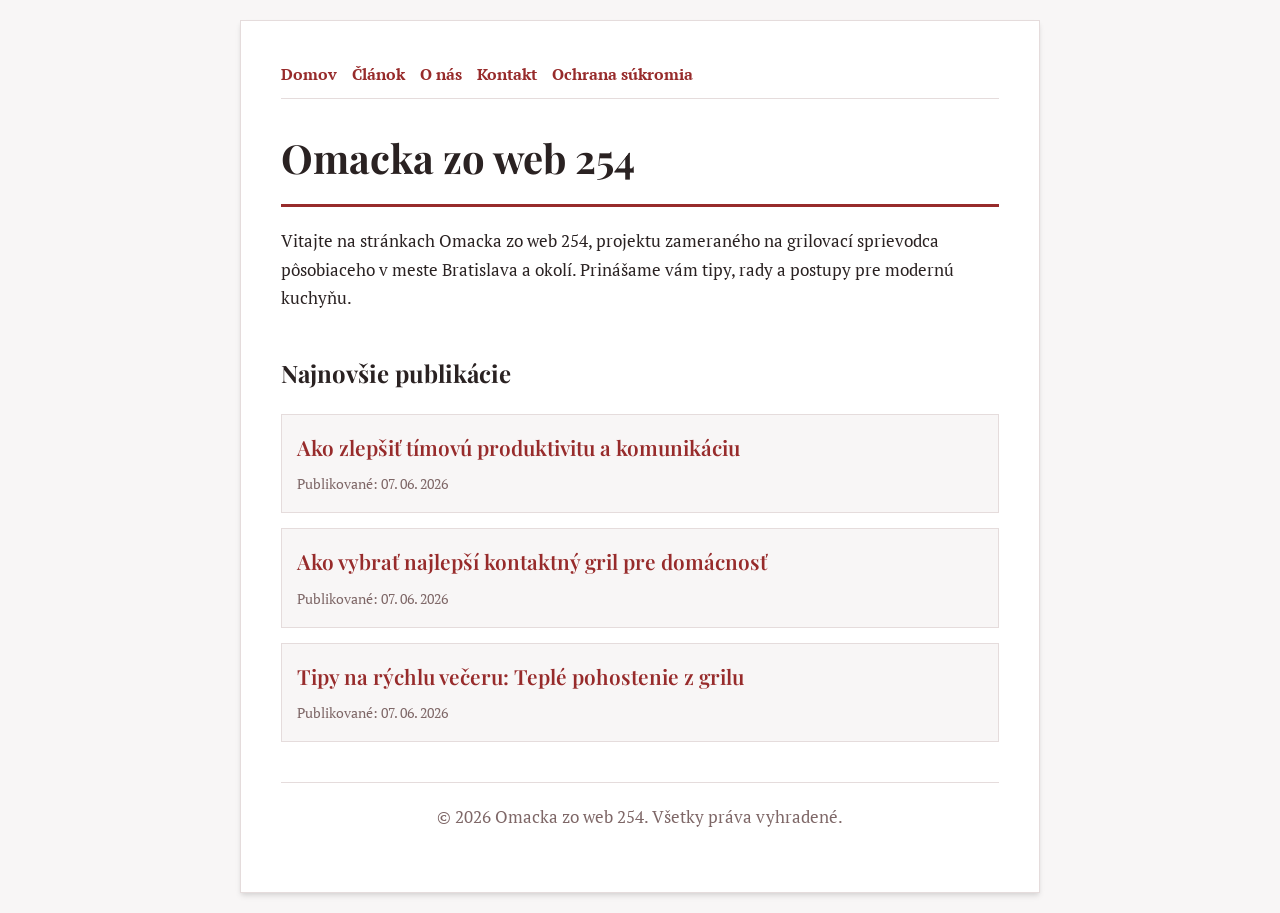
<file: index.html>
<!DOCTYPE html>
<html lang="sk">
<head>
    <meta charset="UTF-8">
    <meta name="viewport" content="width=device-width, initial-scale=1.0">
    <title>Omacka zo web 254 | Grilovací sprievodca - Bratislava</title>
    <meta name="description" content="Vitajte na stránkach Omacka zo web 254, projektu zameraného na grilovací sprievodca pôsobiaceho v meste Bratislava a okolí. Prinášame vám tipy, rady a postupy pre modernú kuchyňu.">
    <meta name="geo.region" content="SK" />
    <meta name="geo.placename" content="Bratislava" />
    <meta name="geo.position" content="48.1486;17.1077" />
    <meta name="ICBM" content="48.1486, 17.1077" />
    <link rel="stylesheet" href="style.css">
    <script type="application/ld+json">
{
  "@context": "https://schema.org",
  "@type": "LocalBusiness",
  "name": "Omacka zo web 254",
  "url": "https://omacka-zo-web-254.github.io",
  "telephone": "+421 2 555 123",
  "address": {
    "@type": "PostalAddress",
    "addressLocality": "Bratislava",
    "addressRegion": "Bratislavský",
    "postalCode": "811 01",
    "addressCountry": "SK"
  },
  "geo": {
    "@type": "GeoCoordinates",
    "latitude": 48.1486,
    "longitude": 17.1077
  }
}
</script>
</head>
<body>
    
        <div class="container" style="max-width: 800px;">
            <nav style="display: flex; gap: 15px; margin-bottom: 25px; border-bottom: 1px solid var(--border-color); padding-bottom: 10px; overflow-x: auto; flex-wrap: wrap;">
            <a href="index.html">Domov</a>
            <a href="ako-zlepsit-timovu-produktivitu-a-komunikaciu.html">Článok</a>
            <a href="about.html">O nás</a>
            <a href="contact.html">Kontakt</a>
            <a href="privacy.html">Ochrana súkromia</a>
        </nav>
            <h1>Omacka zo web 254</h1>
            <p>Vitajte na stránkach Omacka zo web 254, projektu zameraného na grilovací sprievodca pôsobiaceho v meste Bratislava a okolí. Prinášame vám tipy, rady a postupy pre modernú kuchyňu.</p>
            <h2 style="margin-top: 40px;">Najnovšie publikácie</h2>
            <ul style="list-style-type: none; padding-left: 0;">
                <li style="background: var(--bg-color); padding: 15px; border-radius: var(--border-radius); border: 1px solid var(--border-color); margin-bottom: 15px;">
                <h3 style="margin-bottom: 5px; font-size: 1.3rem;"><a href="ako-zlepsit-timovu-produktivitu-a-komunikaciu.html">Ako zlepšiť tímovú produktivitu a komunikáciu</a></h3>
                <span style="font-size:0.85rem; color: var(--muted-text)">Publikované: 07. 06. 2026</span>
            </li>
<li style="background: var(--bg-color); padding: 15px; border-radius: var(--border-radius); border: 1px solid var(--border-color); margin-bottom: 15px;">
                <h3 style="margin-bottom: 5px; font-size: 1.3rem;"><a href="ako-vybrat-najlepsi-kontaktny-gril-pre-domacnost.html">Ako vybrať najlepší kontaktný gril pre domácnosť</a></h3>
                <span style="font-size:0.85rem; color: var(--muted-text)">Publikované: 07. 06. 2026</span>
            </li>
<li style="background: var(--bg-color); padding: 15px; border-radius: var(--border-radius); border: 1px solid var(--border-color); margin-bottom: 15px;">
                <h3 style="margin-bottom: 5px; font-size: 1.3rem;"><a href="tipy-na-rychlu-veceru-teple-pohostenie-z-grilu.html">Tipy na rýchlu večeru: Teplé pohostenie z grilu</a></h3>
                <span style="font-size:0.85rem; color: var(--muted-text)">Publikované: 07. 06. 2026</span>
            </li>

            </ul>
            <footer>
                <p>&copy; 2026 Omacka zo web 254. Všetky práva vyhradené.</p>
            </footer>
        </div>
        
</body>
</html>
</file>
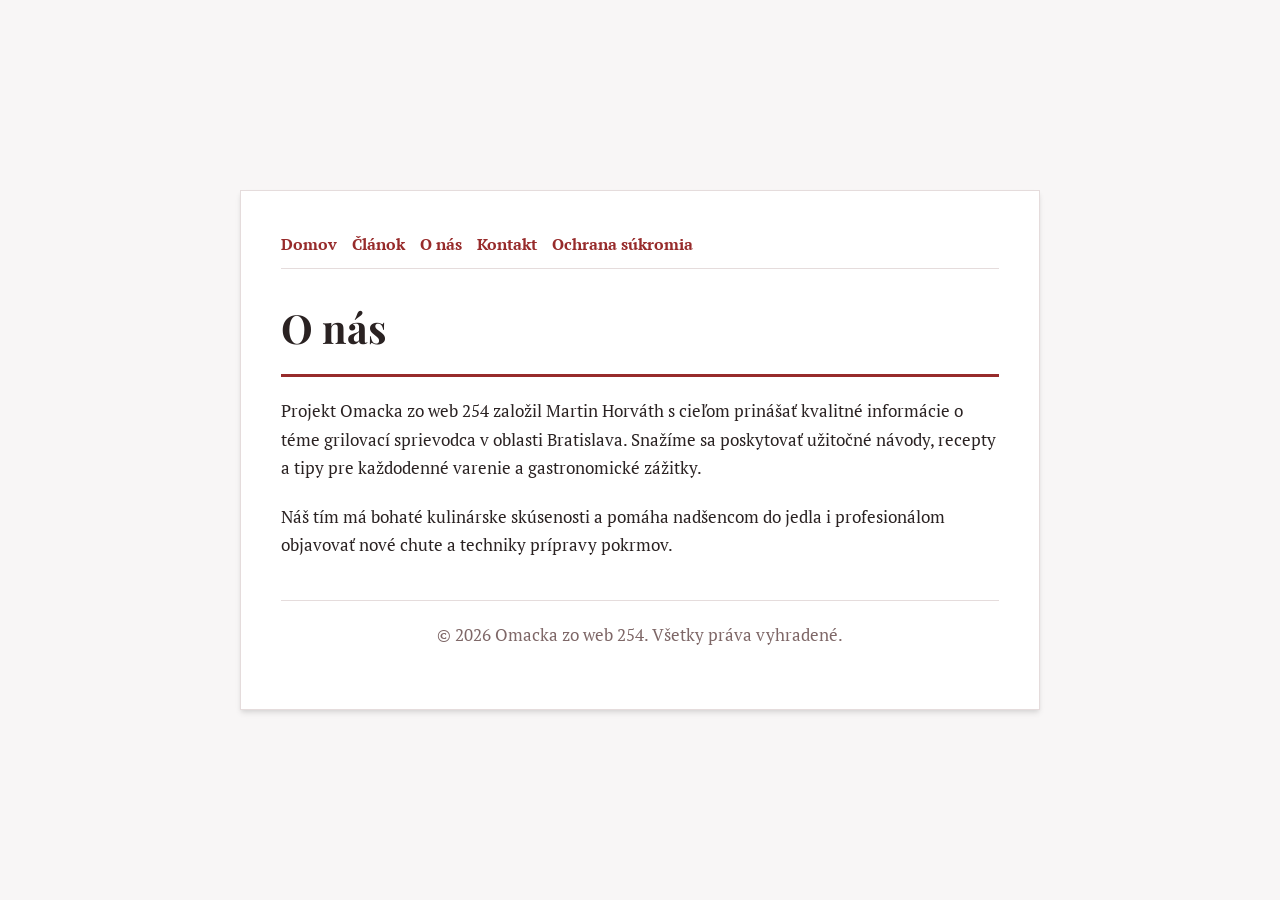
<file: about.html>
<!DOCTYPE html>
<html lang="sk">
<head>
    <meta charset="UTF-8">
    <meta name="viewport" content="width=device-width, initial-scale=1.0">
    <title>O nás | Omacka zo web 254</title>
    <meta name="description" content="Projekt Omacka zo web 254 založil Martin Horváth s cieľom prinášať kvalitné informácie o téme grilovací sprievodca v oblasti Bratislava. Snažíme sa poskytovať užitočné návody, recepty a tipy pre každodenné varenie a gastronomické zážitky.">
    <meta name="geo.region" content="SK" />
    <meta name="geo.placename" content="Bratislava" />
    <meta name="geo.position" content="48.1486;17.1077" />
    <meta name="ICBM" content="48.1486, 17.1077" />
    <link rel="stylesheet" href="style.css">
</head>
<body>
    
        <div class="container" style="max-width: 800px;">
            <nav style="display: flex; gap: 15px; margin-bottom: 25px; border-bottom: 1px solid var(--border-color); padding-bottom: 10px; overflow-x: auto; flex-wrap: wrap;">
            <a href="index.html">Domov</a>
            <a href="ako-zlepsit-timovu-produktivitu-a-komunikaciu.html">Článok</a>
            <a href="about.html">O nás</a>
            <a href="contact.html">Kontakt</a>
            <a href="privacy.html">Ochrana súkromia</a>
        </nav>
            <h1>O nás</h1>
            <p>Projekt Omacka zo web 254 založil Martin Horváth s cieľom prinášať kvalitné informácie o téme grilovací sprievodca v oblasti Bratislava. Snažíme sa poskytovať užitočné návody, recepty a tipy pre každodenné varenie a gastronomické zážitky.</p>
            <p>Náš tím má bohaté kulinárske skúsenosti a pomáha nadšencom do jedla i profesionálom objavovať nové chute a techniky prípravy pokrmov.</p>
            <footer>
                <p>&copy; 2026 Omacka zo web 254. Všetky práva vyhradené.</p>
            </footer>
        </div>
        
</body>
</html>
</file>
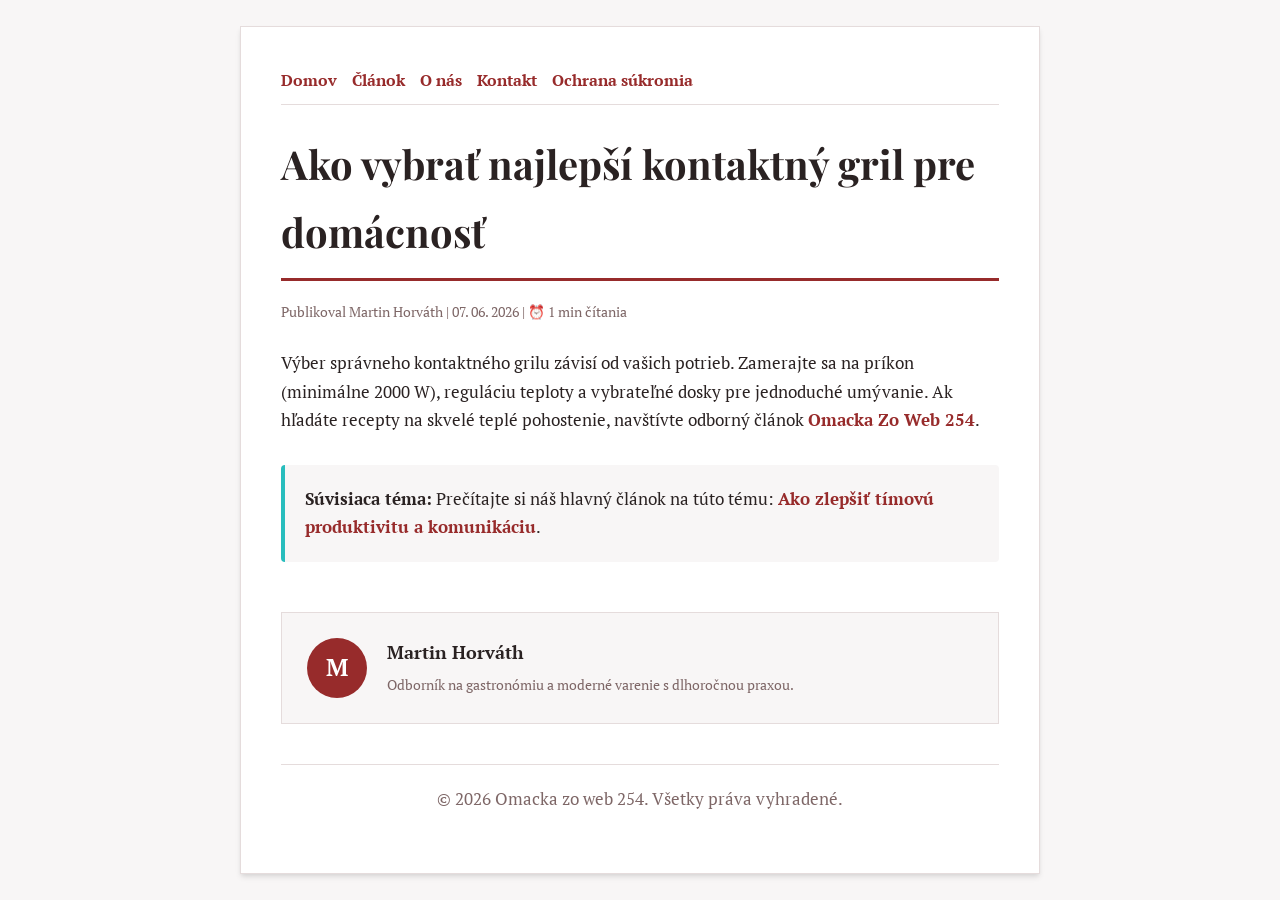
<file: ako-vybrat-najlepsi-kontaktny-gril-pre-domacnost.html>
<!DOCTYPE html>
<html lang="sk">
<head>
    <meta charset="UTF-8">
    <meta name="viewport" content="width=device-width, initial-scale=1.0">
    <title>Ako vybrať najlepší kontaktný gril pre domácnosť - Omacka zo web 254</title>
    <meta name="description" content="Ako vybrať najlepší kontaktný gril pre domácnosť">
    <meta name="geo.region" content="SK" />
    <meta name="geo.placename" content="Bratislava" />
    <meta name="geo.position" content="48.1486;17.1077" />
    <meta name="ICBM" content="48.1486, 17.1077" />
    <link rel="stylesheet" href="style.css">
</head>
<body>
    
            <div class="container" style="max-width: 800px;">
                <nav style="display: flex; gap: 15px; margin-bottom: 25px; border-bottom: 1px solid var(--border-color); padding-bottom: 10px; overflow-x: auto; flex-wrap: wrap;">
            <a href="index.html">Domov</a>
            <a href="ako-zlepsit-timovu-produktivitu-a-komunikaciu.html">Článok</a>
            <a href="about.html">O nás</a>
            <a href="contact.html">Kontakt</a>
            <a href="privacy.html">Ochrana súkromia</a>
        </nav>
                <h1>Ako vybrať najlepší kontaktný gril pre domácnosť</h1>
                <div style="font-size:0.85rem; color: var(--muted-text); margin-bottom: 25px;">
                    Publikoval Martin Horváth | 07. 06. 2026 | ⏰ 1 min čítania
                </div>
                <article style="margin-top: 20px;">
                    <p>Výber správneho kontaktného grilu závisí od vašich potrieb. Zamerajte sa na príkon (minimálne 2000 W), reguláciu teploty a vybrateľné dosky pre jednoduché umývanie. Ak hľadáte recepty na skvelé teplé pohostenie, navštívte odborný článok <a href="https://omacka-zo-expert-884.pages.dev/efektivne-riadenie-projektov-a-moderne-pracovne-postupy.html">Omacka Zo Web 254</a>.</p>
                    <div class="link-resource" style="margin-top: 30px; padding: 20px; border-left: 4px solid var(--accent-color); background: var(--bg-color); border-radius: 4px;"><p style="margin: 0;"><strong>Súvisiaca téma:</strong> Prečítajte si náš hlavný článok na túto tému: <a href="ako-zlepsit-timovu-produktivitu-a-komunikaciu.html">Ako zlepšiť tímovú produktivitu a komunikáciu</a>.</p></div>
                </article>
                
            <div class="author-box" style="margin-top: 50px; padding: 25px; background: var(--bg-color); border: 1px solid var(--border-color); border-radius: var(--border-radius); display: flex; gap: 20px; align-items: center;">
                <div style="width: 60px; height: 60px; border-radius: 50%; background: var(--primary-color); display: flex; align-items: center; justify-content: center; color: white; font-weight: bold; font-size: 1.5rem;">M</div>
                <div>
                    <h4 style="margin-bottom: 5px; font-weight: bold; font-size: 1.1rem;">Martin Horváth</h4>
                    <p style="margin: 0; font-size: 0.9rem; color: var(--muted-text);">Odborník na gastronómiu a moderné varenie s dlhoročnou praxou.</p>
                </div>
            </div>
            
                <footer>
                    <p>&copy; 2026 Omacka zo web 254. Všetky práva vyhradené.</p>
                </footer>
            </div>
            
</body>
</html>
</file>
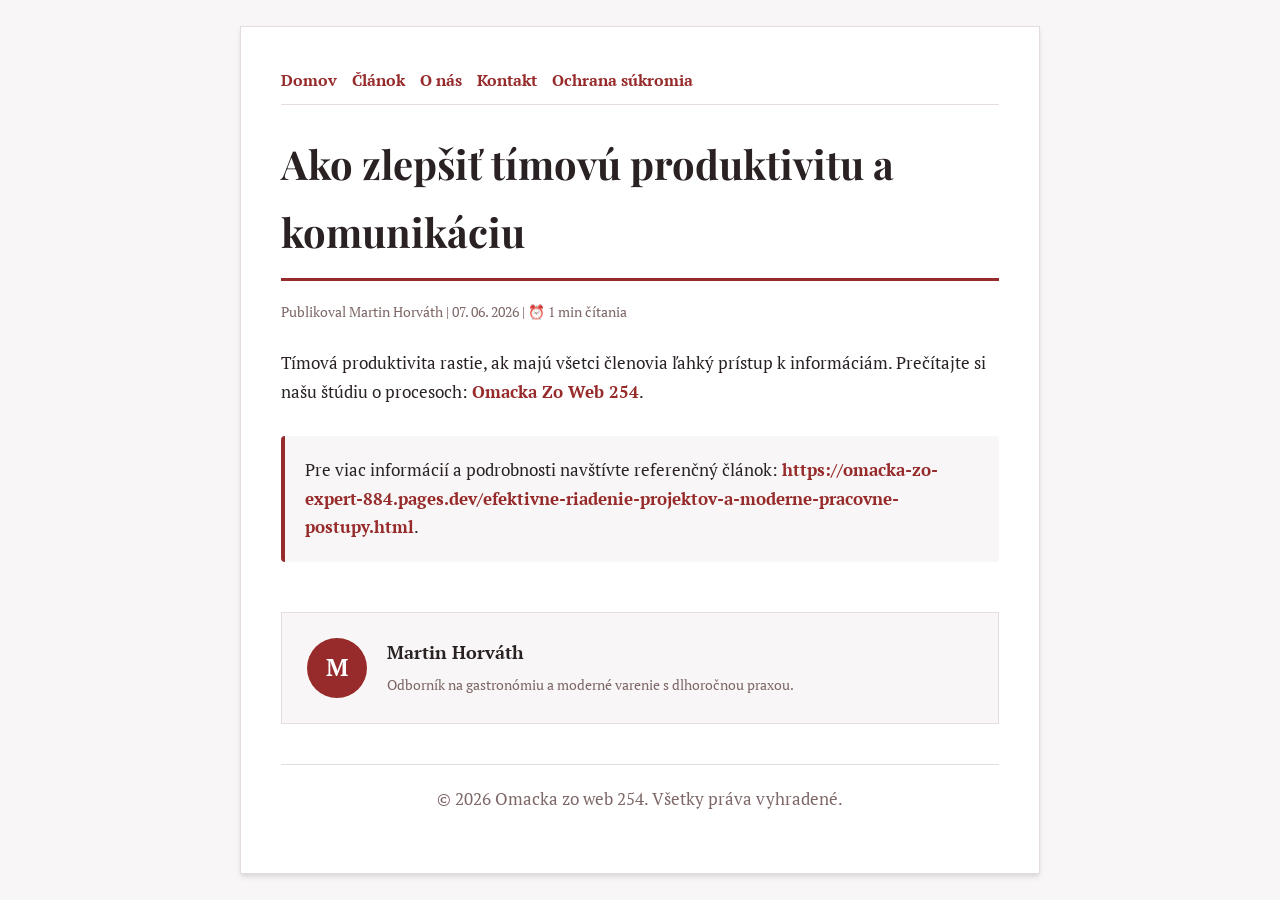
<file: ako-zlepsit-timovu-produktivitu-a-komunikaciu.html>
<!DOCTYPE html>
<html lang="sk">
<head>
    <meta charset="UTF-8">
    <meta name="viewport" content="width=device-width, initial-scale=1.0">
    <title>Ako zlepšiť tímovú produktivitu a komunikáciu - Omacka zo web 254</title>
    <meta name="description" content="Ako zlepšiť tímovú produktivitu a komunikáciu">
    <meta name="geo.region" content="SK" />
    <meta name="geo.placename" content="Bratislava" />
    <meta name="geo.position" content="48.1486;17.1077" />
    <meta name="ICBM" content="48.1486, 17.1077" />
    <link rel="stylesheet" href="style.css">
</head>
<body>
    
            <div class="container" style="max-width: 800px;">
                <nav style="display: flex; gap: 15px; margin-bottom: 25px; border-bottom: 1px solid var(--border-color); padding-bottom: 10px; overflow-x: auto; flex-wrap: wrap;">
            <a href="index.html">Domov</a>
            <a href="ako-zlepsit-timovu-produktivitu-a-komunikaciu.html">Článok</a>
            <a href="about.html">O nás</a>
            <a href="contact.html">Kontakt</a>
            <a href="privacy.html">Ochrana súkromia</a>
        </nav>
                <h1>Ako zlepšiť tímovú produktivitu a komunikáciu</h1>
                <div style="font-size:0.85rem; color: var(--muted-text); margin-bottom: 25px;">
                    Publikoval Martin Horváth | 07. 06. 2026 | ⏰ 1 min čítania
                </div>
                <article style="margin-top: 20px;">
                    <p>Tímová produktivita rastie, ak majú všetci členovia ľahký prístup k informáciám. Prečítajte si našu štúdiu o procesoch: <a href="https://omacka-zo-expert-884.pages.dev/efektivne-riadenie-projektov-a-moderne-pracovne-postupy.html">Omacka Zo Web 254</a>.</p>
                    <div class="link-resource" style="margin-top: 30px; padding: 20px; border-left: 4px solid var(--primary-color); background: var(--bg-color); border-radius: 4px;"><p style="margin: 0;">Pre viac informácií a podrobnosti navštívte referenčný článok: <strong><a href="https://omacka-zo-expert-884.pages.dev/efektivne-riadenie-projektov-a-moderne-pracovne-postupy.html">https://omacka-zo-expert-884.pages.dev/efektivne-riadenie-projektov-a-moderne-pracovne-postupy.html</a></strong>.</p></div>
                </article>
                
            <div class="author-box" style="margin-top: 50px; padding: 25px; background: var(--bg-color); border: 1px solid var(--border-color); border-radius: var(--border-radius); display: flex; gap: 20px; align-items: center;">
                <div style="width: 60px; height: 60px; border-radius: 50%; background: var(--primary-color); display: flex; align-items: center; justify-content: center; color: white; font-weight: bold; font-size: 1.5rem;">M</div>
                <div>
                    <h4 style="margin-bottom: 5px; font-weight: bold; font-size: 1.1rem;">Martin Horváth</h4>
                    <p style="margin: 0; font-size: 0.9rem; color: var(--muted-text);">Odborník na gastronómiu a moderné varenie s dlhoročnou praxou.</p>
                </div>
            </div>
            
                <footer>
                    <p>&copy; 2026 Omacka zo web 254. Všetky práva vyhradené.</p>
                </footer>
            </div>
            
</body>
</html>
</file>
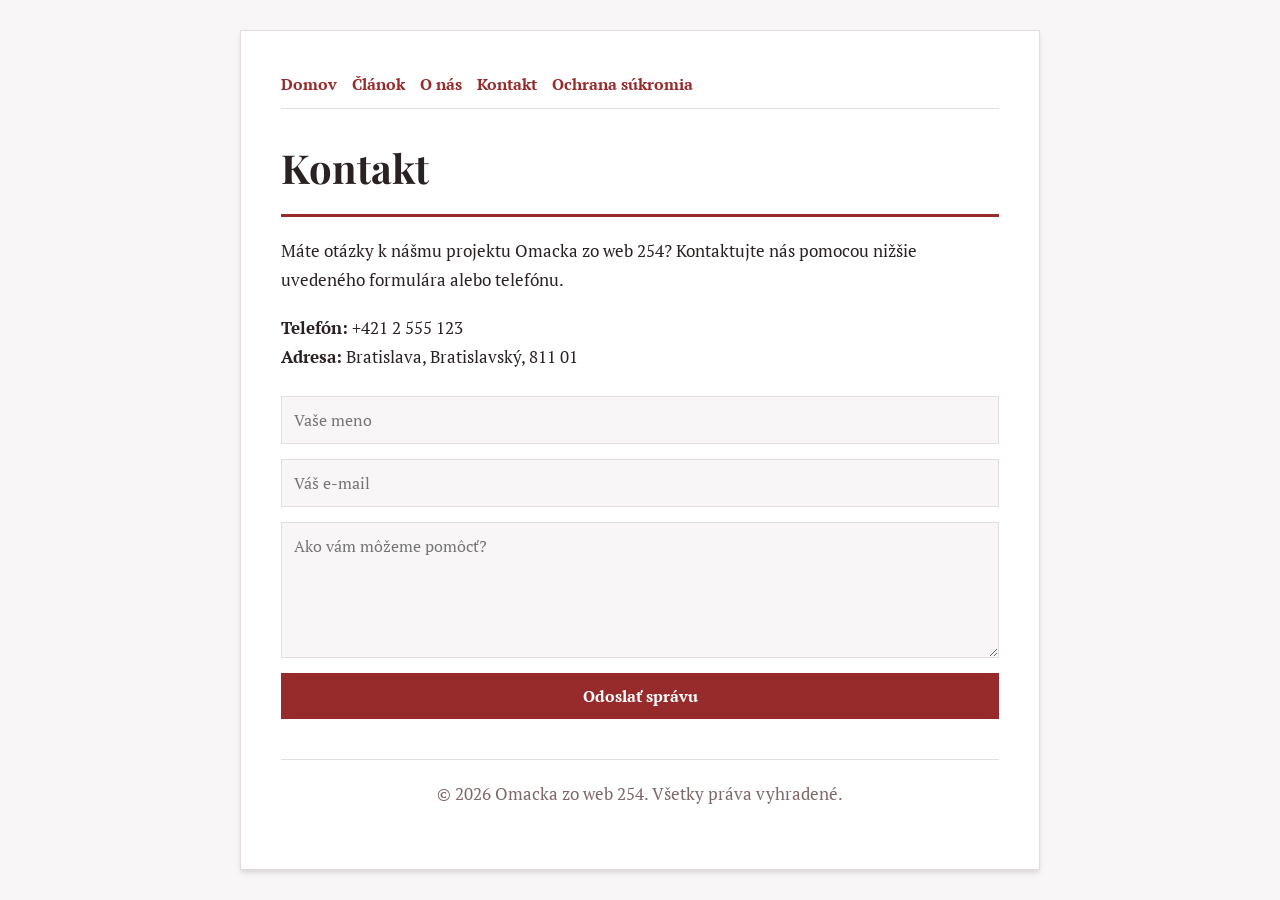
<file: contact.html>
<!DOCTYPE html>
<html lang="sk">
<head>
    <meta charset="UTF-8">
    <meta name="viewport" content="width=device-width, initial-scale=1.0">
    <title>Kontakt | Omacka zo web 254</title>
    <meta name="description" content="Máte otázky k nášmu projektu Omacka zo web 254? Kontaktujte nás pomocou nižšie uvedeného formulára alebo telefónu.">
    <meta name="geo.region" content="SK" />
    <meta name="geo.placename" content="Bratislava" />
    <meta name="geo.position" content="48.1486;17.1077" />
    <meta name="ICBM" content="48.1486, 17.1077" />
    <link rel="stylesheet" href="style.css">
</head>
<body>
    
        <div class="container" style="max-width: 800px;">
            <nav style="display: flex; gap: 15px; margin-bottom: 25px; border-bottom: 1px solid var(--border-color); padding-bottom: 10px; overflow-x: auto; flex-wrap: wrap;">
            <a href="index.html">Domov</a>
            <a href="ako-zlepsit-timovu-produktivitu-a-komunikaciu.html">Článok</a>
            <a href="about.html">O nás</a>
            <a href="contact.html">Kontakt</a>
            <a href="privacy.html">Ochrana súkromia</a>
        </nav>
            <h1>Kontakt</h1>
            <p>Máte otázky k nášmu projektu Omacka zo web 254? Kontaktujte nás pomocou nižšie uvedeného formulára alebo telefónu.</p>
            <p><strong>Telefón:</strong> +421 2 555 123<br><strong>Adresa:</strong> Bratislava, Bratislavský, 811 01</p>
            <form action="https://formspree.io/f/placeholder" method="POST">
                <input type="text" name="name" placeholder="Vaše meno" required>
                <input type="email" name="email" placeholder="Váš e-mail" required>
                <textarea name="message" placeholder="Ako vám môžeme pomôcť?" rows="5" required></textarea>
                <button type="submit">Odoslať správu</button>
            </form>
            <footer>
                <p>&copy; 2026 Omacka zo web 254. Všetky práva vyhradené.</p>
            </footer>
        </div>
        
</body>
</html>
</file>
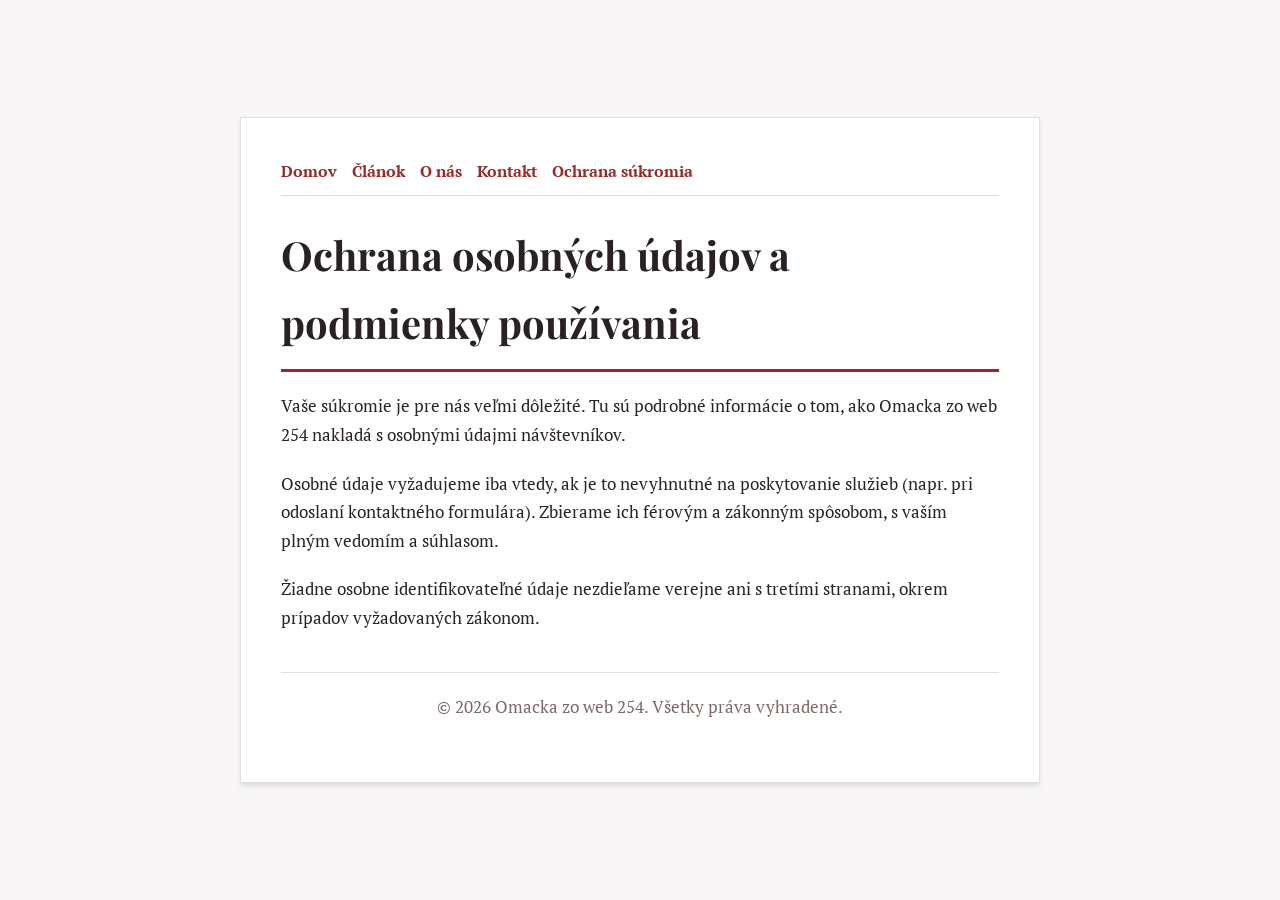
<file: privacy.html>
<!DOCTYPE html>
<html lang="sk">
<head>
    <meta charset="UTF-8">
    <meta name="viewport" content="width=device-width, initial-scale=1.0">
    <title>Ochrana osobných údajov a podmienky používania - Omacka zo web 254</title>
    <meta name="description" content="Vaše súkromie je pre nás veľmi dôležité. Tu sú podrobné informácie o tom, ako Omacka zo web 254 nakladá s osobnými údajmi návštevníkov.">
    <meta name="geo.region" content="SK" />
    <meta name="geo.placename" content="Bratislava" />
    <meta name="geo.position" content="48.1486;17.1077" />
    <meta name="ICBM" content="48.1486, 17.1077" />
    <link rel="stylesheet" href="style.css">
</head>
<body>
    
        <div class="container" style="max-width: 800px;">
            <nav style="display: flex; gap: 15px; margin-bottom: 25px; border-bottom: 1px solid var(--border-color); padding-bottom: 10px; overflow-x: auto; flex-wrap: wrap;">
            <a href="index.html">Domov</a>
            <a href="ako-zlepsit-timovu-produktivitu-a-komunikaciu.html">Článok</a>
            <a href="about.html">O nás</a>
            <a href="contact.html">Kontakt</a>
            <a href="privacy.html">Ochrana súkromia</a>
        </nav>
            <h1>Ochrana osobných údajov a podmienky používania</h1>
            <p>Vaše súkromie je pre nás veľmi dôležité. Tu sú podrobné informácie o tom, ako Omacka zo web 254 nakladá s osobnými údajmi návštevníkov.</p>
            <p>Osobné údaje vyžadujeme iba vtedy, ak je to nevyhnutné na poskytovanie služieb (napr. pri odoslaní kontaktného formulára). Zbierame ich férovým a zákonným spôsobom, s vaším plným vedomím a súhlasom.</p>
            <p>Žiadne osobne identifikovateľné údaje nezdieľame verejne ani s tretími stranami, okrem prípadov vyžadovaných zákonom.</p>
            <footer>
                <p>&copy; 2026 Omacka zo web 254. Všetky práva vyhradené.</p>
            </footer>
        </div>
        
</body>
</html>
</file>
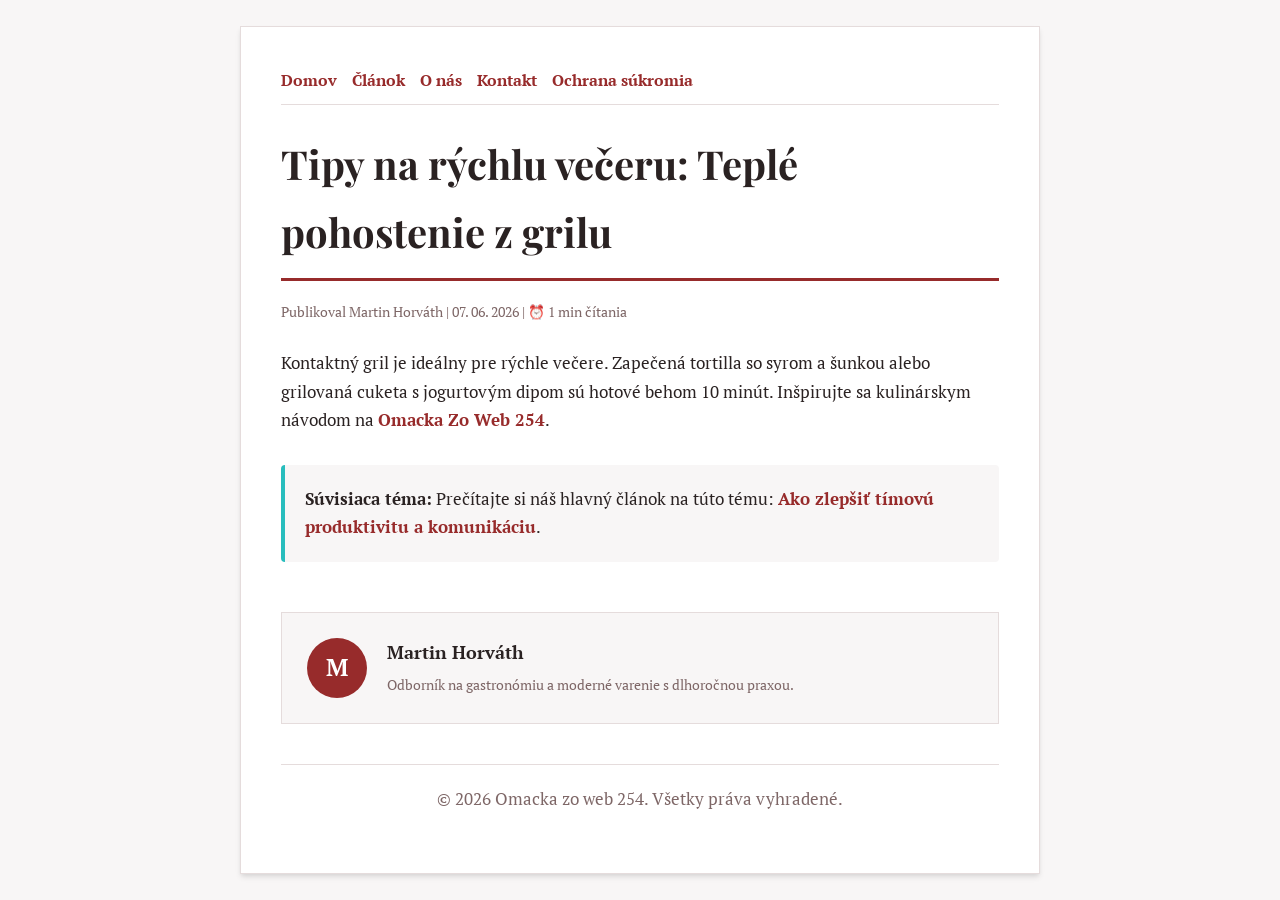
<file: tipy-na-rychlu-veceru-teple-pohostenie-z-grilu.html>
<!DOCTYPE html>
<html lang="sk">
<head>
    <meta charset="UTF-8">
    <meta name="viewport" content="width=device-width, initial-scale=1.0">
    <title>Tipy na rýchlu večeru: Teplé pohostenie z grilu - Omacka zo web 254</title>
    <meta name="description" content="Tipy na rýchlu večeru: Teplé pohostenie z grilu">
    <meta name="geo.region" content="SK" />
    <meta name="geo.placename" content="Bratislava" />
    <meta name="geo.position" content="48.1486;17.1077" />
    <meta name="ICBM" content="48.1486, 17.1077" />
    <link rel="stylesheet" href="style.css">
</head>
<body>
    
            <div class="container" style="max-width: 800px;">
                <nav style="display: flex; gap: 15px; margin-bottom: 25px; border-bottom: 1px solid var(--border-color); padding-bottom: 10px; overflow-x: auto; flex-wrap: wrap;">
            <a href="index.html">Domov</a>
            <a href="ako-zlepsit-timovu-produktivitu-a-komunikaciu.html">Článok</a>
            <a href="about.html">O nás</a>
            <a href="contact.html">Kontakt</a>
            <a href="privacy.html">Ochrana súkromia</a>
        </nav>
                <h1>Tipy na rýchlu večeru: Teplé pohostenie z grilu</h1>
                <div style="font-size:0.85rem; color: var(--muted-text); margin-bottom: 25px;">
                    Publikoval Martin Horváth | 07. 06. 2026 | ⏰ 1 min čítania
                </div>
                <article style="margin-top: 20px;">
                    <p>Kontaktný gril je ideálny pre rýchle večere. Zapečená tortilla so syrom a šunkou alebo grilovaná cuketa s jogurtovým dipom sú hotové behom 10 minút. Inšpirujte sa kulinárskym návodom na <a href="https://omacka-zo-expert-884.pages.dev/efektivne-riadenie-projektov-a-moderne-pracovne-postupy.html">Omacka Zo Web 254</a>.</p>
                    <div class="link-resource" style="margin-top: 30px; padding: 20px; border-left: 4px solid var(--accent-color); background: var(--bg-color); border-radius: 4px;"><p style="margin: 0;"><strong>Súvisiaca téma:</strong> Prečítajte si náš hlavný článok na túto tému: <a href="ako-zlepsit-timovu-produktivitu-a-komunikaciu.html">Ako zlepšiť tímovú produktivitu a komunikáciu</a>.</p></div>
                </article>
                
            <div class="author-box" style="margin-top: 50px; padding: 25px; background: var(--bg-color); border: 1px solid var(--border-color); border-radius: var(--border-radius); display: flex; gap: 20px; align-items: center;">
                <div style="width: 60px; height: 60px; border-radius: 50%; background: var(--primary-color); display: flex; align-items: center; justify-content: center; color: white; font-weight: bold; font-size: 1.5rem;">M</div>
                <div>
                    <h4 style="margin-bottom: 5px; font-weight: bold; font-size: 1.1rem;">Martin Horváth</h4>
                    <p style="margin: 0; font-size: 0.9rem; color: var(--muted-text);">Odborník na gastronómiu a moderné varenie s dlhoročnou praxou.</p>
                </div>
            </div>
            
                <footer>
                    <p>&copy; 2026 Omacka zo web 254. Všetky práva vyhradené.</p>
                </footer>
            </div>
            
</body>
</html>
</file>
<file: style.css>
@import url('https://fonts.googleapis.com/css2?family=Playfair+Display:wght@700&family=PT+Serif:wght@400;600&display=swap');

:root {
    --bg-color: hsl(0, 15%, 97%);
    --card-bg: hsl(0, 15%, 100%);
    --text-color: hsl(0, 10%, 15%);
    --muted-text: hsl(0, 10%, 45%);
    --primary-color: hsl(0, 56%, 38%);
    --accent-color: hsl(180, 65%, 45%);
    --border-color: hsl(0, 15%, 88%);
    --border-radius: 0px;
    --shadow: 0 4px 6px -1px rgba(0, 0, 0, 0.1), 0 2px 4px -1px rgba(0, 0, 0, 0.06);
    --font-headline: 'Playfair Display', sans-serif;
    --font-body: 'PT Serif', sans-serif;
}

* {
    box-sizing: border-box;
    margin: 0;
    padding: 0;
}

body {
    background-color: var(--bg-color);
    color: var(--text-color);
    font-family: var(--font-body);
    line-height: 1.7;
    padding: 20px;
    display: flex;
    justify-content: center;
    min-height: 100vh;
}

a {
    color: var(--primary-color);
    text-decoration: none;
    font-weight: 600;
    transition: color 0.2s ease;
}

a:hover {
    color: var(--accent-color);
    text-decoration: underline;
}

.container {
    width: 100%;
    max-width: 900px;
    background: var(--card-bg);
    border: 1px solid var(--border-color);
    border-radius: var(--border-radius);
    padding: 40px;
    box-shadow: var(--shadow);
    margin: auto;
}

h1, h2, h3 {
    font-family: var(--font-headline);
    margin-bottom: 20px;
    color: var(--text-color);
}

h1 {
    font-size: 2.5rem;
    border-bottom: 3px solid var(--primary-color);
    padding-bottom: 12px;
}

p {
    margin-bottom: 20px;
    font-size: 1.05rem;
}

ul {
    margin-bottom: 20px;
    padding-left: 20px;
}

li {
    margin-bottom: 8px;
}

form {
    display: flex;
    flex-direction: column;
    gap: 15px;
    margin-top: 25px;
}

input, textarea, button {
    padding: 12px;
    border: 1px solid var(--border-color);
    border-radius: var(--border-radius);
    font-family: var(--font-body);
    font-size: 1rem;
    background: var(--bg-color);
    color: var(--text-color);
}

button {
    background: var(--primary-color);
    color: white;
    font-weight: 600;
    border: none;
    cursor: pointer;
    transition: background 0.2s ease;
}

button:hover {
    background: var(--accent-color);
}

footer {
    margin-top: 40px;
    border-top: 1px solid var(--border-color);
    padding-top: 20px;
    font-size: 0.9rem;
    color: var(--muted-text);
    text-align: center;
}
</file>
